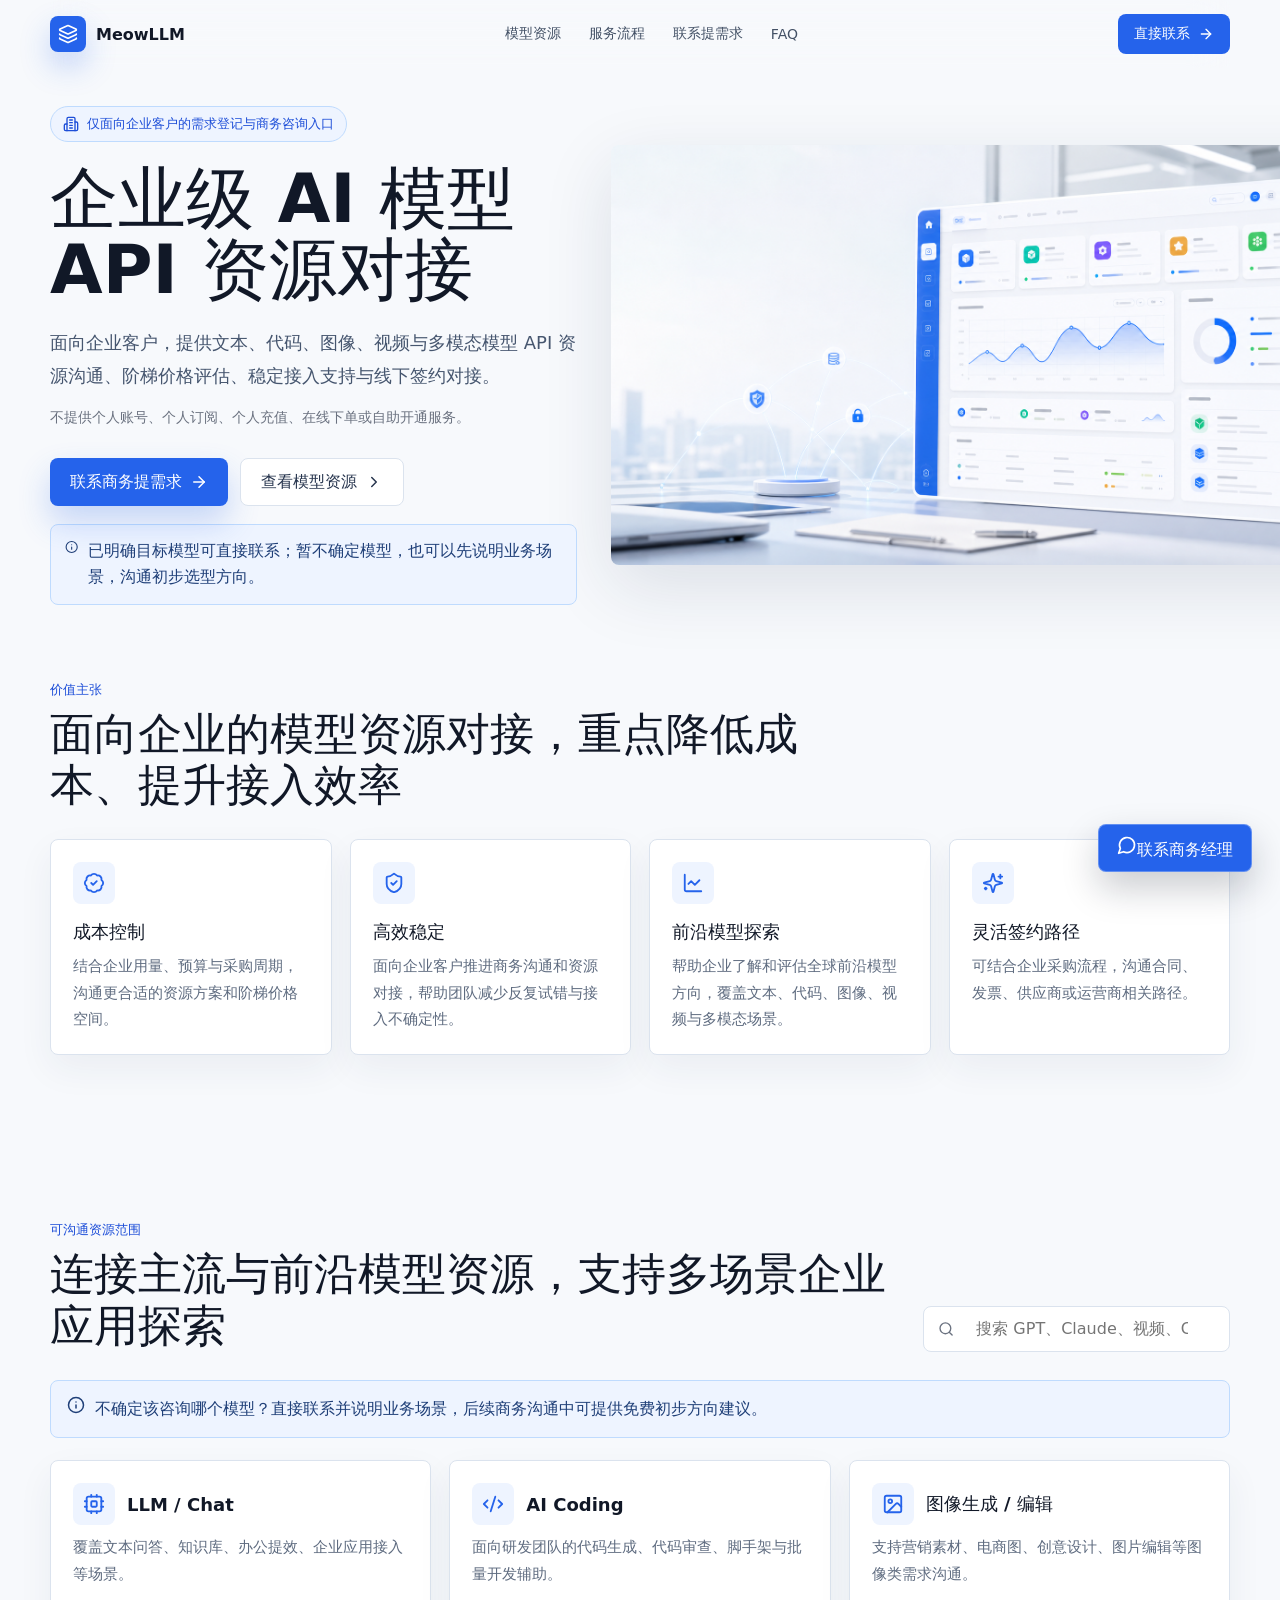
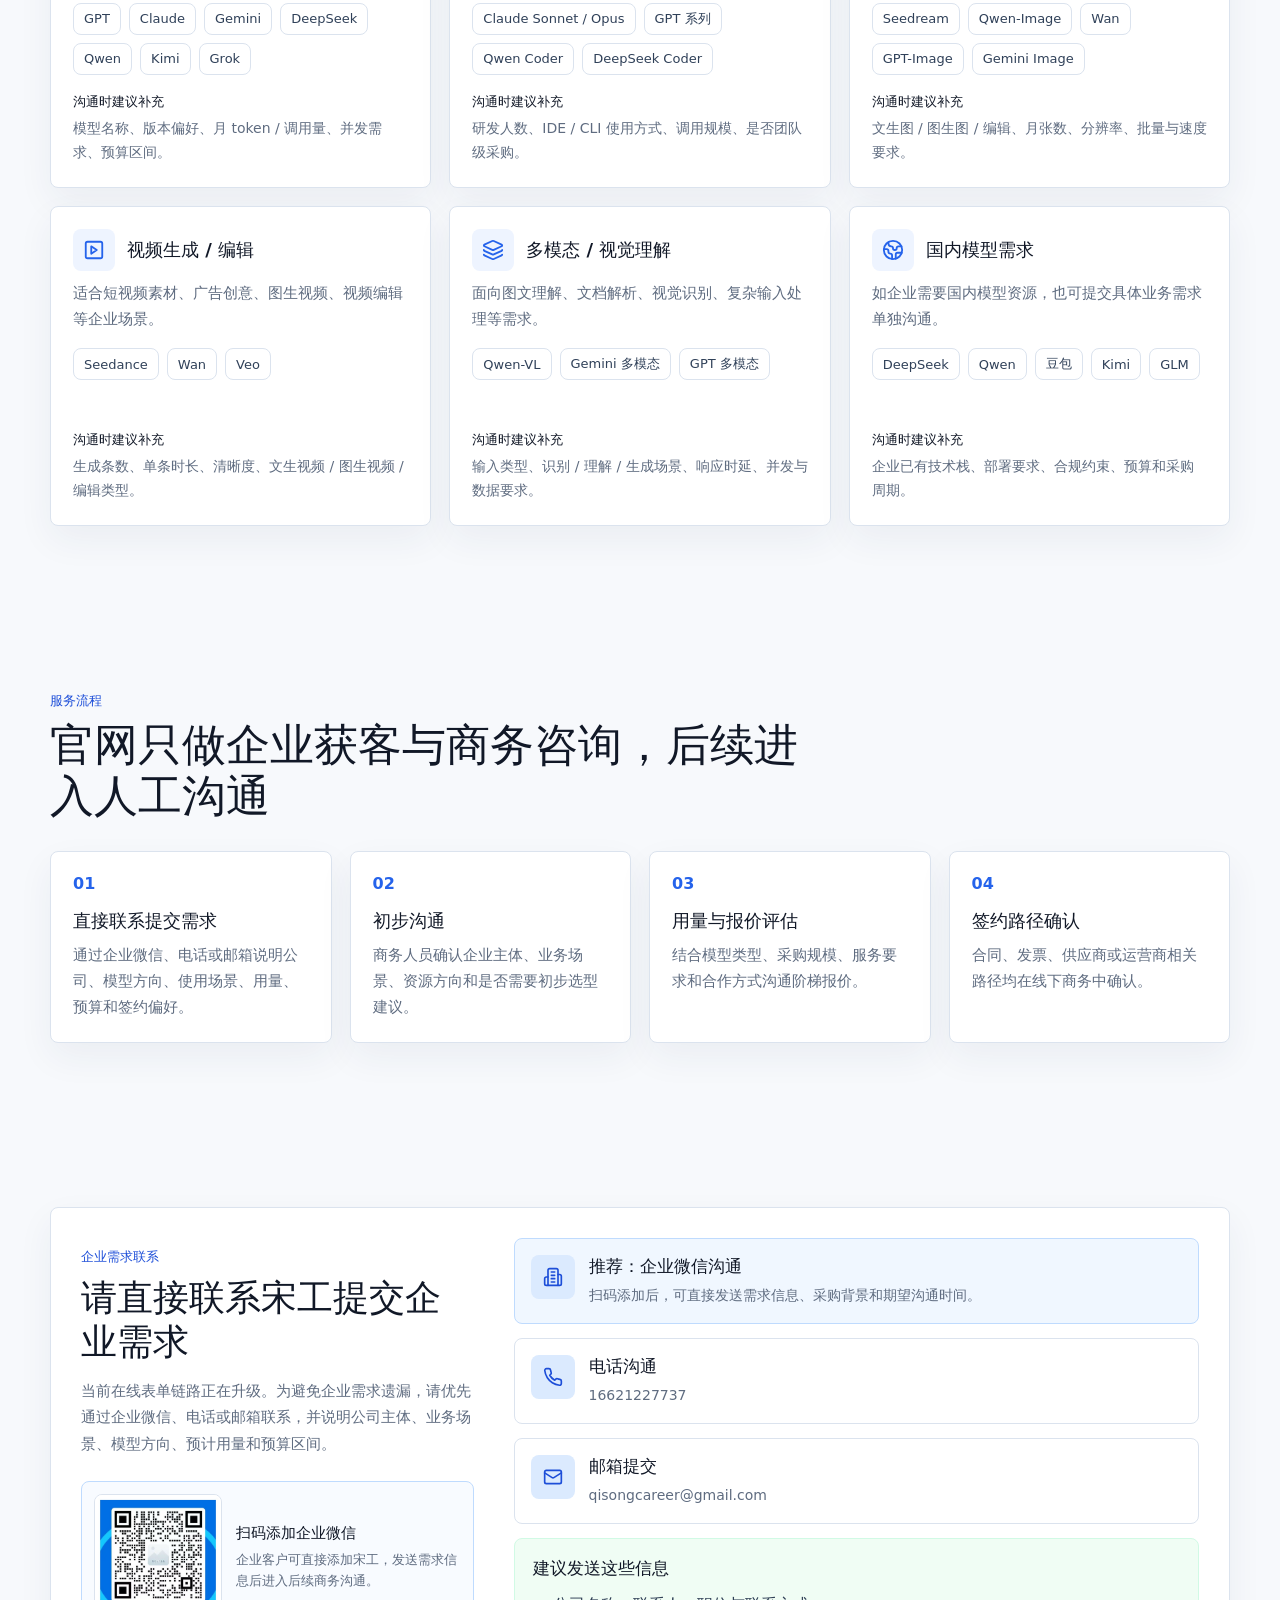
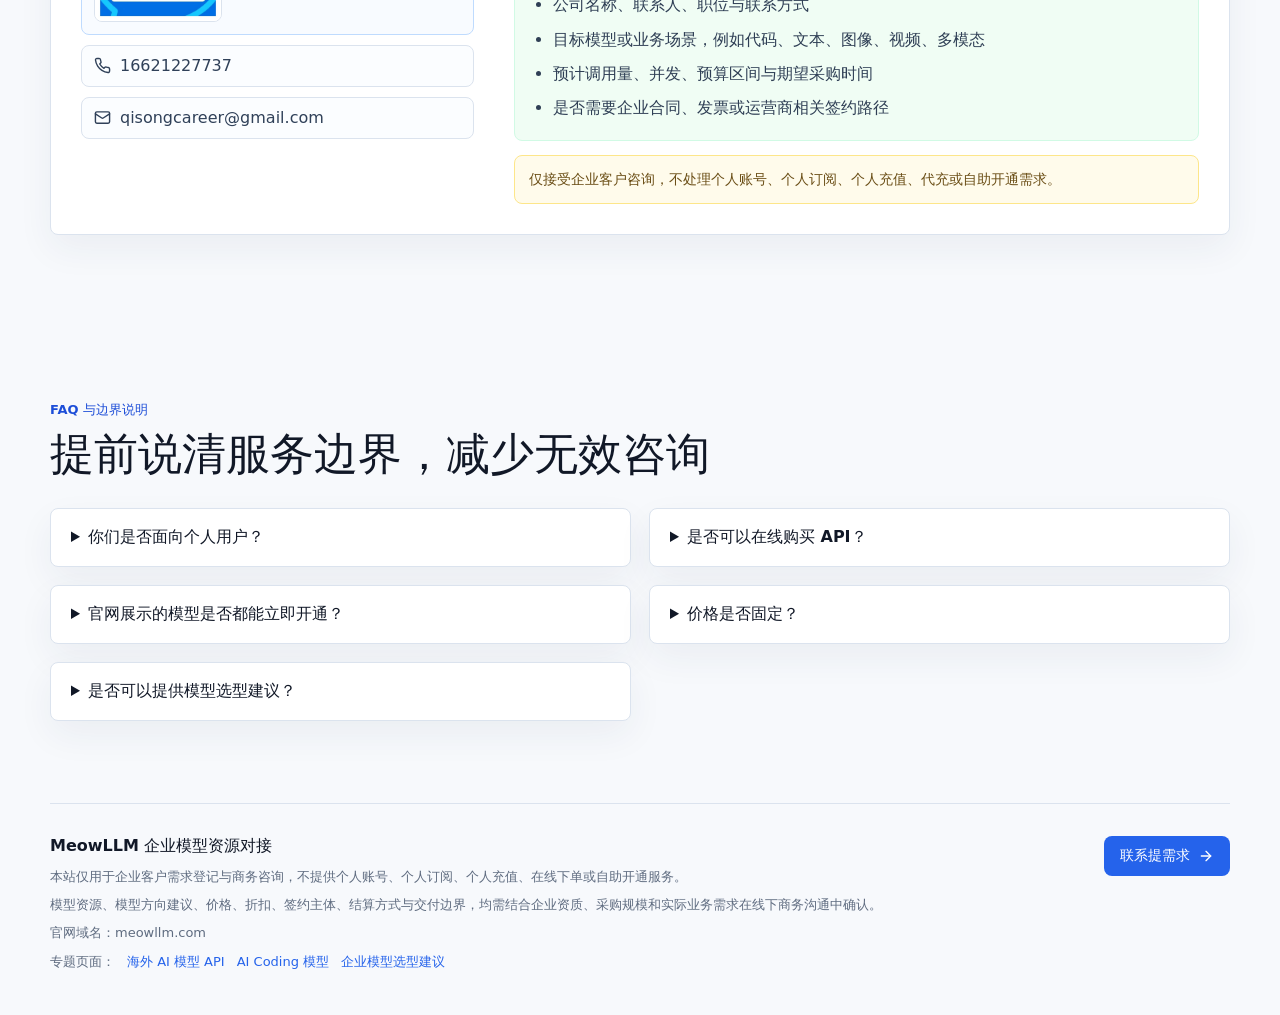
<file: index.html>
<!doctype html>
<html lang="zh-CN">
  <head>
    <meta charset="UTF-8" />
    <meta name="viewport" content="width=device-width, initial-scale=1.0" />
    <meta name="robots" content="index,follow,max-snippet:-1,max-image-preview:large,max-video-preview:-1" />
    <meta name="author" content="MeowLLM" />
    <meta
      name="description"
      content="MeowLLM 面向企业客户提供海外与国内 AI 模型 API 资源咨询、Claude/GPT/Gemini/Qwen/AI Coding 模型采购沟通、阶梯报价评估和线下商务对接。"
    />
    <meta
      name="keywords"
      content="海外AI模型API,企业AI模型API,Claude API企业采购,GPT API企业采购,AI Coding模型,Claude Code企业采购,模型API资源对接,企业模型选型建议"
    />
    <link rel="canonical" href="https://meowllm.com/" />
    <link rel="alternate" type="application/llms+txt" href="https://meowllm.com/llms.txt" />
    <meta property="og:type" content="website" />
    <meta property="og:locale" content="zh_CN" />
    <meta property="og:url" content="https://meowllm.com/" />
    <meta property="og:site_name" content="MeowLLM" />
    <meta property="og:title" content="MeowLLM｜企业 AI 模型 API 采购咨询与资源对接" />
    <meta
      property="og:description"
      content="仅面向企业客户，沟通 Claude、GPT、Gemini、Qwen、AI Coding、图像、视频与多模态模型 API 资源，不提供个人账号或在线充值。"
    />
    <meta name="twitter:card" content="summary_large_image" />
    <script type="application/ld+json">
      {
        "@context": "https://schema.org",
        "@type": "Organization",
        "name": "MeowLLM",
        "url": "https://meowllm.com/",
        "email": "qisongcareer@gmail.com",
        "telephone": "+8616621227737",
        "sameAs": ["https://meowllm.com/"]
      }
    </script>
    <script type="application/ld+json">
      {
        "@context": "https://schema.org",
        "@type": "WebSite",
        "name": "MeowLLM",
        "url": "https://meowllm.com/",
        "inLanguage": "zh-CN",
        "description": "面向企业客户的 AI 模型 API 采购咨询与资源对接入口。"
      }
    </script>
    <script type="application/ld+json">
      {
        "@context": "https://schema.org",
        "@type": "Service",
        "name": "企业 AI 模型 API 资源对接",
        "provider": {
          "@type": "Organization",
          "name": "MeowLLM",
          "url": "https://meowllm.com/"
        },
        "areaServed": "CN",
        "audience": {
          "@type": "BusinessAudience",
          "audienceType": "企业客户"
        },
        "serviceType": "AI 模型 API 采购咨询、资源沟通、模型选型建议、线下商务对接",
        "description": "面向企业客户沟通 Claude、GPT、Gemini、Qwen、DeepSeek、Kimi、Grok、AI Coding、图像、视频与多模态模型 API 资源。"
      }
    </script>
    <script type="application/ld+json">
      {
        "@context": "https://schema.org",
        "@type": "FAQPage",
        "mainEntity": [
          {
            "@type": "Question",
            "name": "MeowLLM 是否面向个人用户？",
            "acceptedAnswer": {
              "@type": "Answer",
              "text": "不面向个人用户。本站仅接受企业客户咨询，不提供个人账号、个人订阅、个人代充或个人充值等服务。"
            }
          },
          {
            "@type": "Question",
            "name": "企业可以咨询哪些 AI 模型 API 资源？",
            "acceptedAnswer": {
              "@type": "Answer",
              "text": "可沟通文本、代码、图像、视频、多模态模型资源，包括 GPT、Claude、Gemini、DeepSeek、Qwen、Kimi、Grok、AI Coding、图像生成与视频生成等方向。"
            }
          },
          {
            "@type": "Question",
            "name": "是否可以提供企业模型选型建议？",
            "acceptedAnswer": {
              "@type": "Answer",
              "text": "可以。企业暂不确定模型方向时，可先说明业务场景、预计用量和预算区间，后续商务沟通中提供初步模型方向建议。"
            }
          }
        ]
      }
    </script>
    <title>MeowLLM｜企业 AI 模型 API 采购咨询与资源对接</title>
    <script type="module" crossorigin src="/assets/index-CeRqt1Ap.js"></script>
    <link rel="stylesheet" crossorigin href="/assets/index-CggRduBl.css">
  </head>
  <body>
    <div id="root">
      <main>
        <h1>MeowLLM 企业 AI 模型 API 采购咨询与资源对接</h1>
        <p>
          MeowLLM 面向企业客户提供 AI 模型 API 资源咨询、模型选型建议、阶梯价格评估和线下商务对接。
          可沟通海外与国内主流模型资源，包括 GPT、Claude、Gemini、DeepSeek、Qwen、Kimi、Grok、AI Coding、图像生成、视频生成和多模态模型。
        </p>
        <section>
          <h2>适合搜索这些需求的企业客户</h2>
          <ul>
            <li>海外 AI 模型 API 企业采购咨询</li>
            <li>Claude API、Claude Code、GPT API、Gemini API 企业接入沟通</li>
            <li>AI Coding 模型团队采购、研发提效、代码生成与代码审查</li>
            <li>图像生成、视频生成、多模态模型 API 企业资源沟通</li>
            <li>暂不确定模型方向，需要结合业务场景做初步模型选型建议</li>
          </ul>
        </section>
        <section>
          <h2>商务边界</h2>
          <p>
            本站仅用于企业客户需求咨询，不提供个人账号、个人订阅、个人充值、代充、在线下单或自助开通服务。
            具体资源、价格、签约主体、发票、结算方式和交付边界，以线下商务沟通确认为准。
          </p>
        </section>
        <section>
          <h2>联系方式</h2>
          <p>电话：16621227737</p>
          <p>邮箱：qisongcareer@gmail.com</p>
          <p><a href="https://meowllm.com/#contact">访问官网并添加企业微信</a></p>
        </section>
      </main>
    </div>
  </body>
</html>
</file>
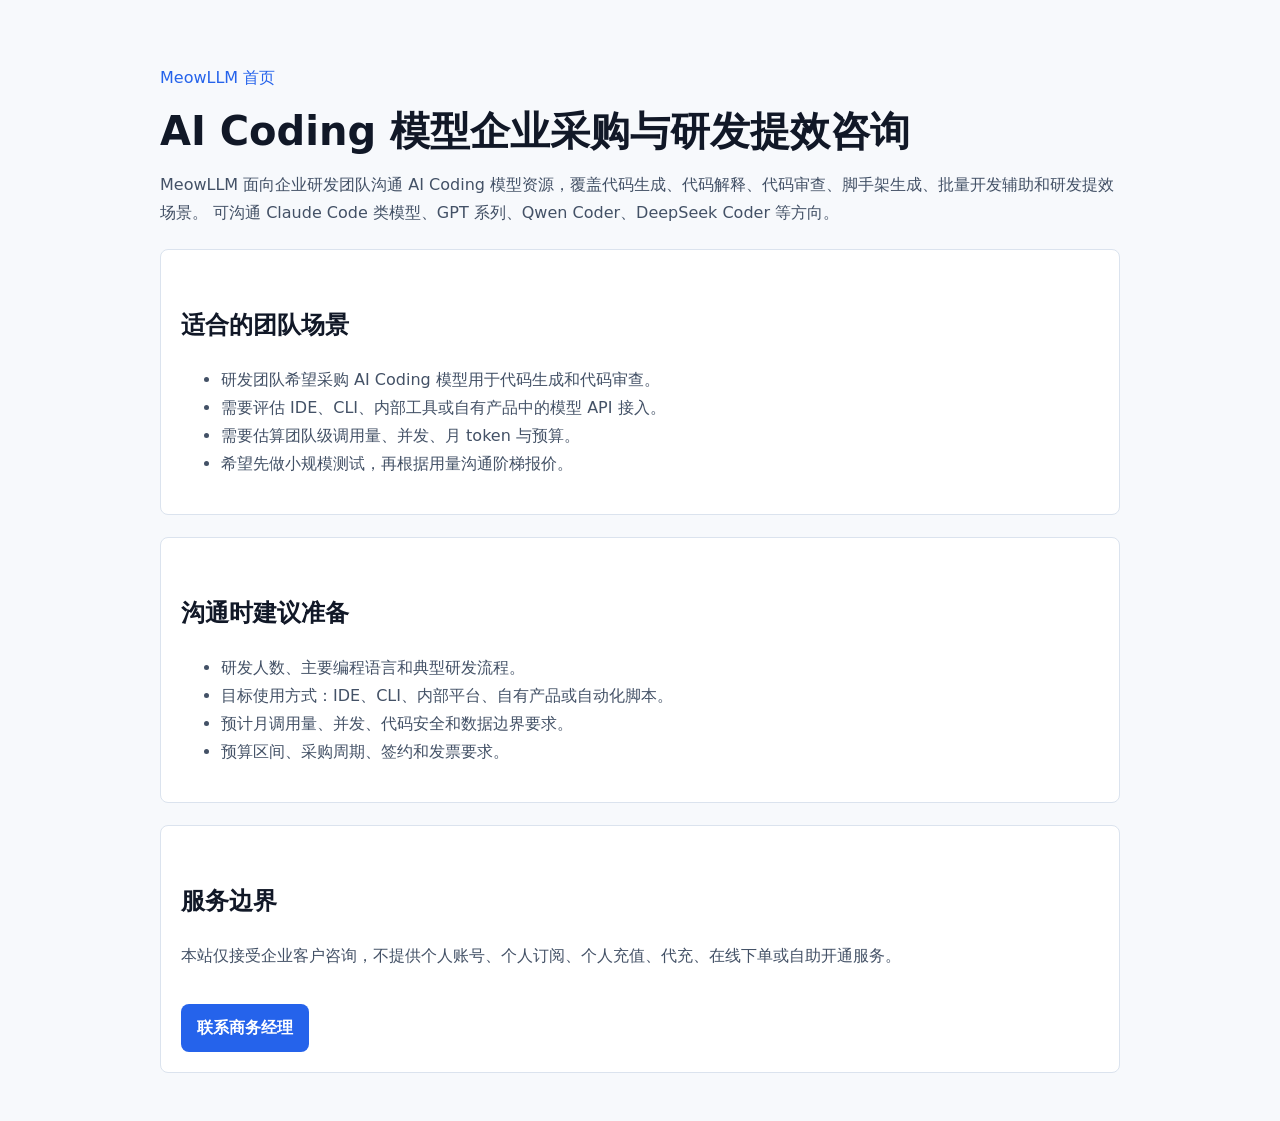
<file: ai-coding-models.html>
<!doctype html>
<html lang="zh-CN">
  <head>
    <meta charset="UTF-8" />
    <meta name="viewport" content="width=device-width, initial-scale=1.0" />
    <meta name="robots" content="index,follow,max-snippet:-1,max-image-preview:large" />
    <meta
      name="description"
      content="面向研发团队的 AI Coding 模型企业采购咨询，沟通 Claude Code 类模型、GPT、Qwen Coder、DeepSeek Coder 等代码生成与研发提效资源。"
    />
    <link rel="canonical" href="https://meowllm.com/ai-coding-models.html" />
    <title>AI Coding 模型企业采购与研发提效咨询｜MeowLLM</title>
    <style>
      body { margin: 0; color: #172033; background: #f7f9fc; font-family: "PingFang SC", "Microsoft YaHei", system-ui, sans-serif; line-height: 1.75; }
      main { width: min(960px, calc(100% - 32px)); margin: 0 auto; padding: 48px 0; }
      a { color: #2563eb; text-decoration: none; }
      h1 { margin: 0; color: #111827; font-size: 40px; line-height: 1.18; }
      h2 { margin-top: 34px; color: #111827; font-size: 24px; }
      p, li { color: #435166; }
      .panel { margin-top: 22px; padding: 20px; border: 1px solid #dbe3ee; border-radius: 8px; background: #fff; }
      .cta { display: inline-flex; margin-top: 18px; padding: 10px 16px; border-radius: 8px; color: #fff; background: #2563eb; font-weight: 700; }
    </style>
  </head>
  <body>
    <main>
      <p><a href="/">MeowLLM 首页</a></p>
      <h1>AI Coding 模型企业采购与研发提效咨询</h1>
      <p>
        MeowLLM 面向企业研发团队沟通 AI Coding 模型资源，覆盖代码生成、代码解释、代码审查、脚手架生成、批量开发辅助和研发提效场景。
        可沟通 Claude Code 类模型、GPT 系列、Qwen Coder、DeepSeek Coder 等方向。
      </p>
      <section class="panel">
        <h2>适合的团队场景</h2>
        <ul>
          <li>研发团队希望采购 AI Coding 模型用于代码生成和代码审查。</li>
          <li>需要评估 IDE、CLI、内部工具或自有产品中的模型 API 接入。</li>
          <li>需要估算团队级调用量、并发、月 token 与预算。</li>
          <li>希望先做小规模测试，再根据用量沟通阶梯报价。</li>
        </ul>
      </section>
      <section class="panel">
        <h2>沟通时建议准备</h2>
        <ul>
          <li>研发人数、主要编程语言和典型研发流程。</li>
          <li>目标使用方式：IDE、CLI、内部平台、自有产品或自动化脚本。</li>
          <li>预计月调用量、并发、代码安全和数据边界要求。</li>
          <li>预算区间、采购周期、签约和发票要求。</li>
        </ul>
      </section>
      <section class="panel">
        <h2>服务边界</h2>
        <p>本站仅接受企业客户咨询，不提供个人账号、个人订阅、个人充值、代充、在线下单或自助开通服务。</p>
        <a class="cta" href="/#contact">联系商务经理</a>
      </section>
    </main>
  </body>
</html>
</file>
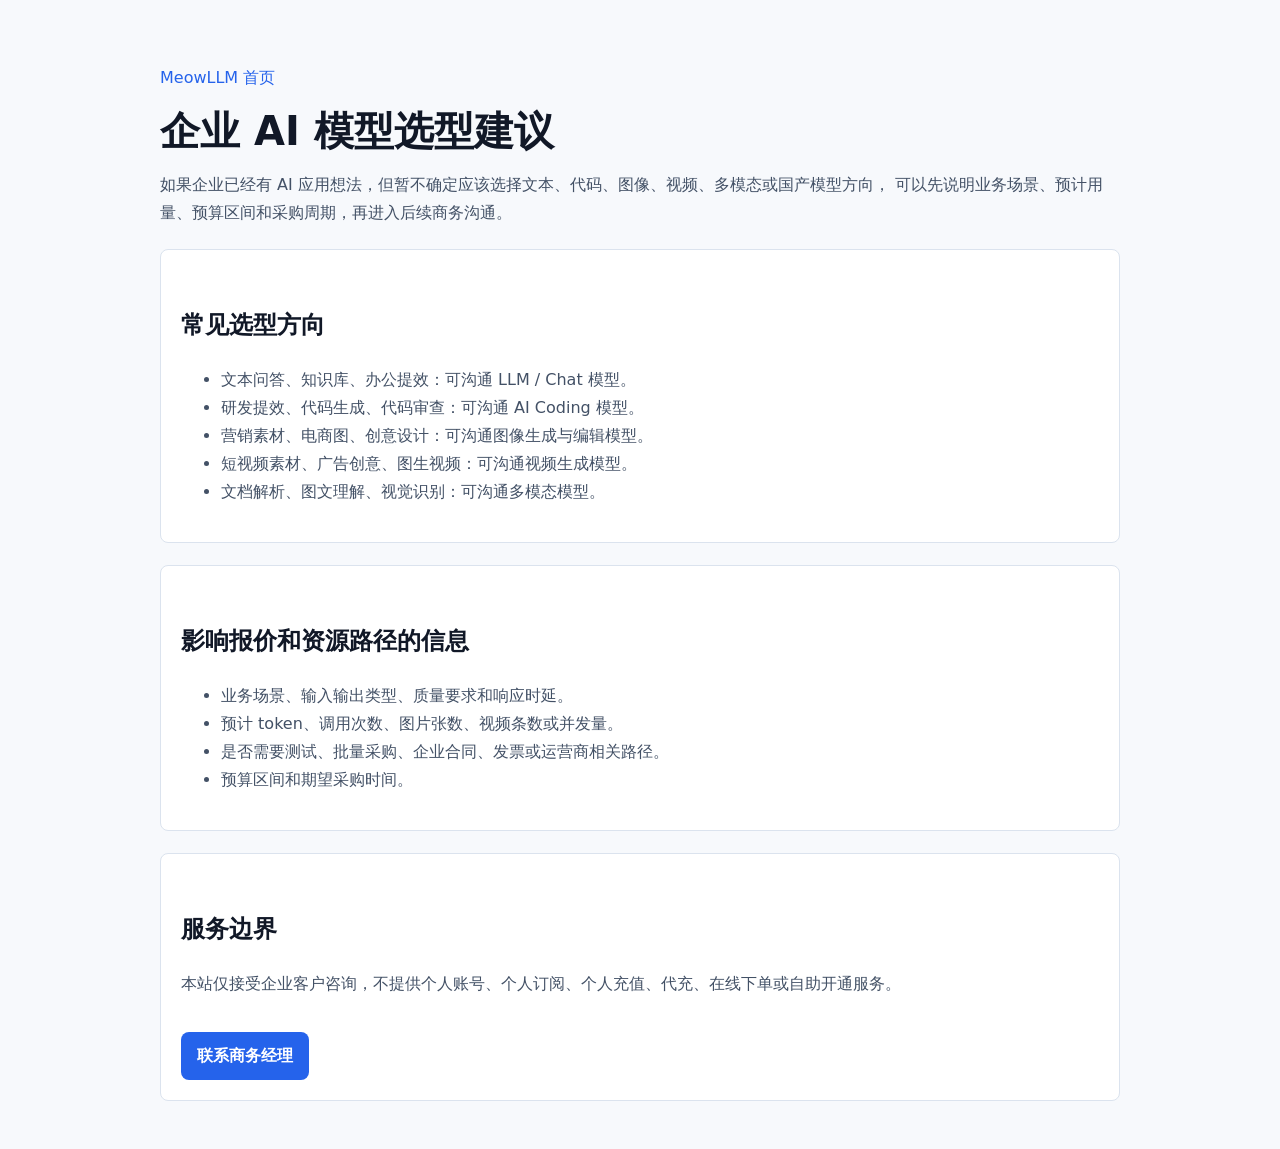
<file: model-selection.html>
<!doctype html>
<html lang="zh-CN">
  <head>
    <meta charset="UTF-8" />
    <meta name="viewport" content="width=device-width, initial-scale=1.0" />
    <meta name="robots" content="index,follow,max-snippet:-1,max-image-preview:large" />
    <meta
      name="description"
      content="企业 AI 模型选型建议页面，帮助企业按业务场景、调用量、预算、并发和签约路径沟通文本、代码、图像、视频和多模态模型方向。"
    />
    <link rel="canonical" href="https://meowllm.com/model-selection.html" />
    <title>企业 AI 模型选型建议｜MeowLLM</title>
    <style>
      body { margin: 0; color: #172033; background: #f7f9fc; font-family: "PingFang SC", "Microsoft YaHei", system-ui, sans-serif; line-height: 1.75; }
      main { width: min(960px, calc(100% - 32px)); margin: 0 auto; padding: 48px 0; }
      a { color: #2563eb; text-decoration: none; }
      h1 { margin: 0; color: #111827; font-size: 40px; line-height: 1.18; }
      h2 { margin-top: 34px; color: #111827; font-size: 24px; }
      p, li { color: #435166; }
      .panel { margin-top: 22px; padding: 20px; border: 1px solid #dbe3ee; border-radius: 8px; background: #fff; }
      .cta { display: inline-flex; margin-top: 18px; padding: 10px 16px; border-radius: 8px; color: #fff; background: #2563eb; font-weight: 700; }
    </style>
  </head>
  <body>
    <main>
      <p><a href="/">MeowLLM 首页</a></p>
      <h1>企业 AI 模型选型建议</h1>
      <p>
        如果企业已经有 AI 应用想法，但暂不确定应该选择文本、代码、图像、视频、多模态或国产模型方向，
        可以先说明业务场景、预计用量、预算区间和采购周期，再进入后续商务沟通。
      </p>
      <section class="panel">
        <h2>常见选型方向</h2>
        <ul>
          <li>文本问答、知识库、办公提效：可沟通 LLM / Chat 模型。</li>
          <li>研发提效、代码生成、代码审查：可沟通 AI Coding 模型。</li>
          <li>营销素材、电商图、创意设计：可沟通图像生成与编辑模型。</li>
          <li>短视频素材、广告创意、图生视频：可沟通视频生成模型。</li>
          <li>文档解析、图文理解、视觉识别：可沟通多模态模型。</li>
        </ul>
      </section>
      <section class="panel">
        <h2>影响报价和资源路径的信息</h2>
        <ul>
          <li>业务场景、输入输出类型、质量要求和响应时延。</li>
          <li>预计 token、调用次数、图片张数、视频条数或并发量。</li>
          <li>是否需要测试、批量采购、企业合同、发票或运营商相关路径。</li>
          <li>预算区间和期望采购时间。</li>
        </ul>
      </section>
      <section class="panel">
        <h2>服务边界</h2>
        <p>本站仅接受企业客户咨询，不提供个人账号、个人订阅、个人充值、代充、在线下单或自助开通服务。</p>
        <a class="cta" href="/#contact">联系商务经理</a>
      </section>
    </main>
  </body>
</html>
</file>
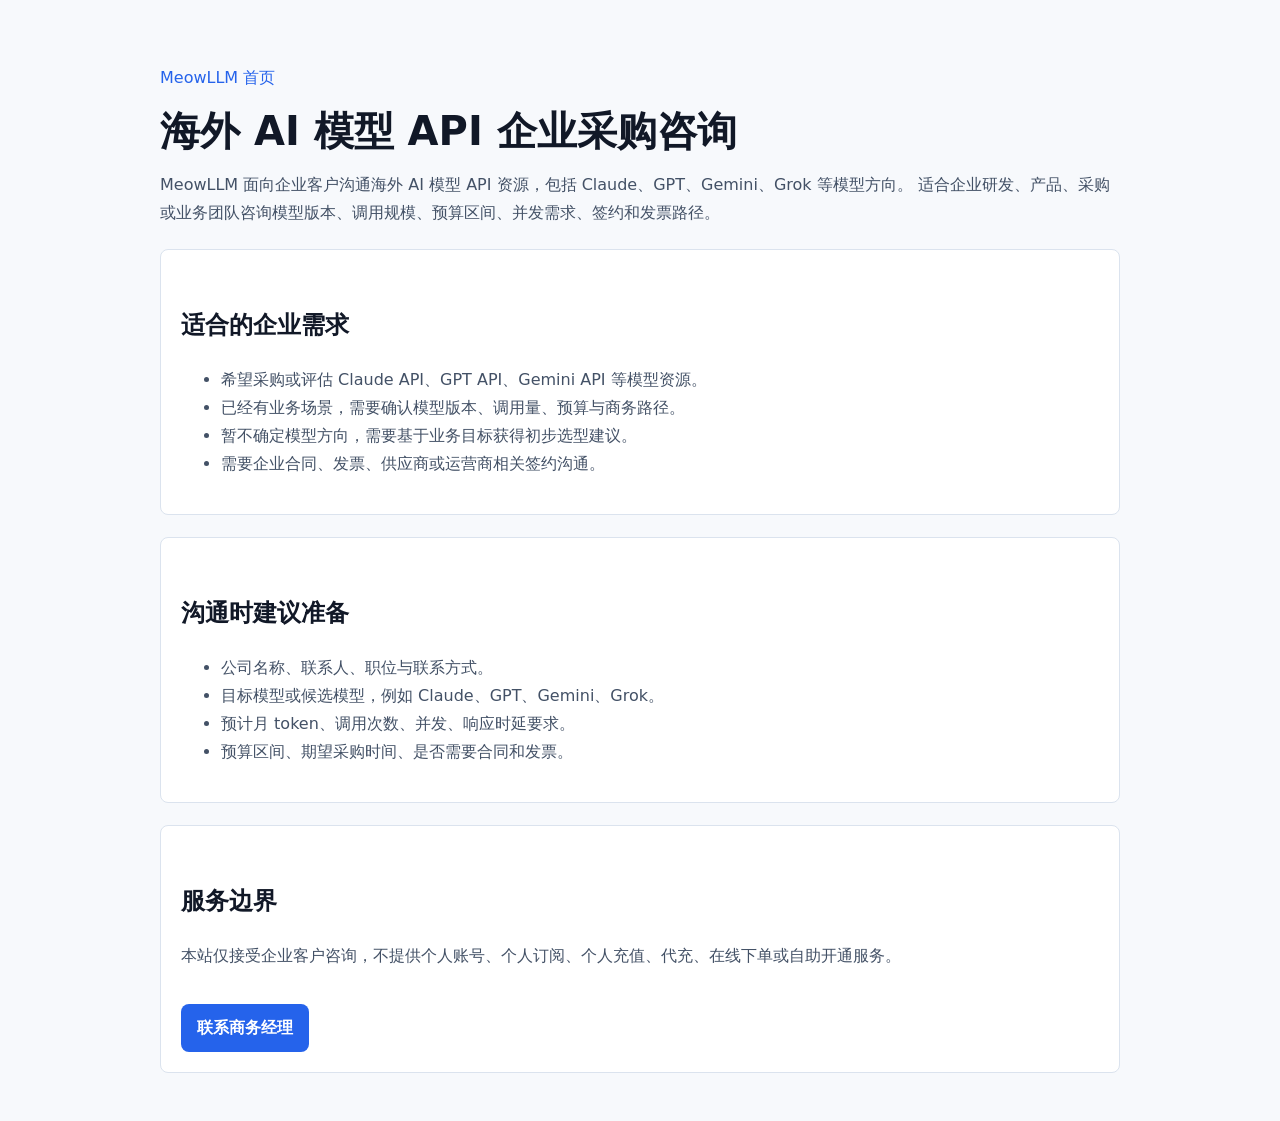
<file: overseas-ai-api.html>
<!doctype html>
<html lang="zh-CN">
  <head>
    <meta charset="UTF-8" />
    <meta name="viewport" content="width=device-width, initial-scale=1.0" />
    <meta name="robots" content="index,follow,max-snippet:-1,max-image-preview:large" />
    <meta
      name="description"
      content="面向企业客户的海外 AI 模型 API 采购咨询页面，沟通 Claude、GPT、Gemini、Grok 等模型 API 资源、用量、预算、签约与线下商务对接。"
    />
    <link rel="canonical" href="https://meowllm.com/overseas-ai-api.html" />
    <title>海外 AI 模型 API 企业采购咨询｜MeowLLM</title>
    <style>
      body { margin: 0; color: #172033; background: #f7f9fc; font-family: "PingFang SC", "Microsoft YaHei", system-ui, sans-serif; line-height: 1.75; }
      main { width: min(960px, calc(100% - 32px)); margin: 0 auto; padding: 48px 0; }
      a { color: #2563eb; text-decoration: none; }
      h1 { margin: 0; color: #111827; font-size: 40px; line-height: 1.18; }
      h2 { margin-top: 34px; color: #111827; font-size: 24px; }
      p, li { color: #435166; }
      .panel { margin-top: 22px; padding: 20px; border: 1px solid #dbe3ee; border-radius: 8px; background: #fff; }
      .cta { display: inline-flex; margin-top: 18px; padding: 10px 16px; border-radius: 8px; color: #fff; background: #2563eb; font-weight: 700; }
    </style>
  </head>
  <body>
    <main>
      <p><a href="/">MeowLLM 首页</a></p>
      <h1>海外 AI 模型 API 企业采购咨询</h1>
      <p>
        MeowLLM 面向企业客户沟通海外 AI 模型 API 资源，包括 Claude、GPT、Gemini、Grok 等模型方向。
        适合企业研发、产品、采购或业务团队咨询模型版本、调用规模、预算区间、并发需求、签约和发票路径。
      </p>
      <section class="panel">
        <h2>适合的企业需求</h2>
        <ul>
          <li>希望采购或评估 Claude API、GPT API、Gemini API 等模型资源。</li>
          <li>已经有业务场景，需要确认模型版本、调用量、预算与商务路径。</li>
          <li>暂不确定模型方向，需要基于业务目标获得初步选型建议。</li>
          <li>需要企业合同、发票、供应商或运营商相关签约沟通。</li>
        </ul>
      </section>
      <section class="panel">
        <h2>沟通时建议准备</h2>
        <ul>
          <li>公司名称、联系人、职位与联系方式。</li>
          <li>目标模型或候选模型，例如 Claude、GPT、Gemini、Grok。</li>
          <li>预计月 token、调用次数、并发、响应时延要求。</li>
          <li>预算区间、期望采购时间、是否需要合同和发票。</li>
        </ul>
      </section>
      <section class="panel">
        <h2>服务边界</h2>
        <p>本站仅接受企业客户咨询，不提供个人账号、个人订阅、个人充值、代充、在线下单或自助开通服务。</p>
        <a class="cta" href="/#contact">联系商务经理</a>
      </section>
    </main>
  </body>
</html>
</file>
<file: assets/index-CggRduBl.css>
:root{color:#172033;background:#f7f9fc;font-family:Inter,PingFang SC,Microsoft YaHei,Noto Sans SC,system-ui,-apple-system,BlinkMacSystemFont,Segoe UI,sans-serif;font-synthesis:none;text-rendering:optimizeLegibility;-webkit-font-smoothing:antialiased;--brand: #2563eb;--brand-strong: #1d4ed8;--ink: #172033;--muted: #5f6c80;--line: #dbe3ee;--panel: #ffffff;--soft-blue: #eef4ff;--soft-green: #ecfdf5;--soft-amber: #fff7ed;--shadow: 0 22px 70px rgba(25, 42, 72, .12)}*{box-sizing:border-box}html{scroll-behavior:smooth}body{margin:0;min-width:320px;min-height:100vh}button,input,select,textarea{font:inherit}button{cursor:pointer}a{color:inherit;text-decoration:none}.app-shell{min-height:100vh;overflow-x:hidden}.site-header{position:sticky;top:0;z-index:20;display:flex;align-items:center;justify-content:space-between;gap:24px;width:min(1180px,calc(100% - 32px));margin:0 auto;padding:14px 0;-webkit-backdrop-filter:blur(18px);backdrop-filter:blur(18px)}.brand,.header-cta,.primary-button,.secondary-button,.footer-button,.submit-button{display:inline-flex;align-items:center;justify-content:center;gap:8px;border:0;white-space:nowrap}.brand{gap:10px;color:#111827;font-weight:700}.brand-mark{display:inline-flex;align-items:center;justify-content:center;width:36px;height:36px;border-radius:8px;color:#fff;background:var(--brand);box-shadow:0 14px 30px #2563eb40}.nav-links{display:flex;align-items:center;gap:28px;color:#435166;font-size:14px}.nav-links a:hover{color:var(--brand)}.header-cta,.footer-button{height:40px;padding:0 16px;border-radius:8px;color:#fff;background:var(--brand);font-size:14px;font-weight:700}.header-cta:hover,.footer-button:hover,.submit-button:hover,.primary-button:hover{background:var(--brand-strong)}.hero-section{display:grid;grid-template-columns:minmax(0,.92fr) minmax(0,1.08fr);gap:34px;align-items:center;width:min(1180px,calc(100% - 32px));margin:0 auto;padding:38px 0 44px}.hero-content{position:relative;z-index:1}.eyebrow,.section-kicker{display:inline-flex;align-items:center;gap:8px;color:var(--brand-strong);font-size:13px;font-weight:700}.eyebrow{padding:8px 12px;border:1px solid #bfdbfe;border-radius:999px;background:var(--soft-blue)}h1,h2,h3,p{margin:0}h1{max-width:620px;margin-top:22px;color:#111827;font-size:clamp(42px,6vw,68px);line-height:1.04;letter-spacing:0}.hero-subtitle{max-width:650px;margin-top:22px;color:#46566f;font-size:18px;line-height:1.8}.hero-boundary{max-width:660px;margin-top:14px;color:#6b7280;font-size:14px;line-height:1.7}.hero-actions{display:flex;flex-wrap:wrap;gap:12px;margin-top:28px}.primary-button,.secondary-button{min-height:48px;padding:0 20px;border-radius:8px;font-weight:700}.primary-button{color:#fff;background:var(--brand);box-shadow:0 16px 32px #2563eb3d}.secondary-button{color:#26344d;background:#fff;border:1px solid var(--line)}.secondary-button:hover{color:var(--brand);border-color:#b9cdf3;background:#f8fbff}.advice-hint{display:flex;align-items:flex-start;gap:10px;width:100%;border:1px solid #bfdbfe;border-radius:8px;color:#1f3f78;background:var(--soft-blue);text-align:left;line-height:1.65;transition:border-color .18s ease-out,background-color .18s ease-out}.advice-hint:hover{border-color:#93c5fd;background:#eaf1ff}.hero-hint{max-width:690px;margin-top:18px;padding:13px 14px}.resources-hint{margin-bottom:22px;padding:15px 16px}.hero-visual{position:relative;min-height:420px}.hero-visual img{position:absolute;inset:0 auto 0 0;width:min(860px,62vw);height:100%;object-fit:cover;object-position:center;border-radius:8px;box-shadow:var(--shadow)}.section{width:min(1180px,calc(100% - 32px));margin:0 auto;padding:82px 0}.value-section{padding-top:30px}.section-heading{max-width:760px;margin-bottom:28px}.section-heading h2{margin-top:10px;color:#111827;font-size:clamp(28px,3.4vw,44px);line-height:1.18;letter-spacing:0}.split-heading{display:flex;max-width:none;align-items:end;justify-content:space-between;gap:24px}.value-grid,.resource-grid,.process-grid,.faq-grid{display:grid;gap:18px}.value-grid{grid-template-columns:repeat(4,minmax(0,1fr))}.value-card,.resource-card,.process-card,.faq-item,.form-panel{border:1px solid var(--line);border-radius:8px;background:var(--panel);box-shadow:0 14px 36px #21304e0f}.value-card{padding:22px}.card-icon,.resource-icon{display:inline-flex;align-items:center;justify-content:center;width:42px;height:42px;border-radius:8px;color:var(--brand);background:var(--soft-blue)}.value-card h3,.resource-card h3,.process-card h3{margin-top:16px;color:#111827;font-size:18px}.value-card p,.resource-card p,.process-card p,.faq-item p,.form-intro p{color:var(--muted);font-size:15px;line-height:1.75}.value-card p,.resource-card p,.process-card p{margin-top:9px}.search-box{display:flex;align-items:center;gap:10px;width:min(360px,100%);height:46px;padding:0 14px;border:1px solid var(--line);border-radius:8px;color:#6b7280;background:#fff}.search-box input{width:100%;border:0;outline:0;color:#172033;background:transparent}.resource-grid{grid-template-columns:repeat(3,minmax(0,1fr))}.resource-card{display:flex;min-height:320px;flex-direction:column;padding:22px}.resource-card-header{display:flex;align-items:center;gap:12px}.resource-card-header h3{margin-top:0}.model-tags,.tag-group{display:flex;flex-wrap:wrap;gap:8px}.model-tags{margin-top:16px}.mini-tag,.tag-button{border:1px solid var(--line);border-radius:8px;color:#304159;background:#fff;transition:border-color .12s ease-out,background-color .12s ease-out,color .12s ease-out}.mini-tag{min-height:32px;padding:0 10px;font-size:13px}.mini-tag:hover,.tag-button:hover{color:var(--brand);border-color:#bfdbfe;background:var(--soft-blue)}.resource-focus{margin-top:auto;padding-top:18px}.resource-focus span{display:block;color:#111827;font-size:13px;font-weight:700}.resource-focus p{margin-top:5px;font-size:14px}.empty-search{display:flex;align-items:center;justify-content:space-between;gap:18px;padding:24px;border:1px dashed #bfdbfe;border-radius:8px;background:var(--soft-blue)}.empty-search p{color:#244167;line-height:1.7}.process-grid{grid-template-columns:repeat(4,minmax(0,1fr))}.process-card{padding:22px}.process-card span{color:var(--brand);font-weight:800}.form-panel{display:grid;grid-template-columns:minmax(280px,.74fr) minmax(0,1.26fr);gap:30px;padding:30px}.form-intro{padding:8px 10px 8px 0}.form-intro h2{margin-top:10px;color:#111827;font-size:36px;line-height:1.22;letter-spacing:0}.form-intro p{margin-top:14px}.contact-strip{display:grid;gap:10px;margin-top:24px}.contact-strip a,.contact-strip span{display:flex;align-items:center;gap:9px;min-height:42px;padding:0 12px;border:1px solid var(--line);border-radius:8px;color:#304159;background:#fbfdff}.wechat-card{display:grid;grid-template-columns:128px minmax(0,1fr);gap:14px;align-items:center;padding:12px;border:1px solid #bfdbfe;border-radius:8px;background:#f8fbff}.wechat-card img{width:128px;aspect-ratio:1;border:1px solid var(--line);border-radius:8px;object-fit:contain;object-position:center;background:#fff}.wechat-card strong{display:block;color:#111827;font-size:15px}.wechat-card p{margin-top:6px;color:var(--muted);font-size:13px;line-height:1.65}.direct-contact-panel{display:grid;gap:14px;align-content:start}.direct-contact-card{display:grid;grid-template-columns:44px minmax(0,1fr);gap:14px;align-items:start;min-height:82px;padding:16px;border:1px solid var(--line);border-radius:8px;color:#233047;background:#fff}.direct-contact-card:hover{border-color:#93c5fd;background:#f8fbff}.primary-contact-card{border-color:#bfdbfe;background:#f0f7ff}.direct-contact-icon{display:inline-flex;align-items:center;justify-content:center;width:44px;height:44px;border-radius:8px;color:var(--brand-strong);background:#dbeafe}.direct-contact-card h3,.request-template h3{margin:0;color:#111827;font-size:17px;line-height:1.35}.direct-contact-card p{margin-top:6px;color:var(--muted);font-size:14px;line-height:1.65;word-break:break-word}.request-template{padding:18px;border:1px solid #d1fae5;border-radius:8px;background:#f0fdf4}.request-template ul{display:grid;gap:8px;margin:12px 0 0;padding-left:20px;color:#2f3f55;line-height:1.65}.contact-notice{margin:0;padding:12px 14px;border:1px solid #fde68a;border-radius:8px;color:#6b4e16;background:#fffbeb;font-size:14px;line-height:1.65}.lead-form{display:grid;gap:18px}.form-grid{display:grid;grid-template-columns:repeat(2,minmax(0,1fr));gap:16px}.field{display:grid;gap:8px}.field-label{color:#27344a;font-size:14px;font-weight:700}.field-label em{margin-left:4px;color:#dc2626;font-style:normal}input,select,textarea{width:100%;border:1px solid var(--line);border-radius:8px;color:#172033;background:#fff;outline:0}input,select{height:44px;padding:0 12px}textarea{min-height:96px;resize:vertical;padding:12px;line-height:1.65}input:focus,select:focus,textarea:focus{border-color:#93c5fd;box-shadow:0 0 0 3px #2563eb1a}.tag-button{display:inline-flex;align-items:center;justify-content:center;gap:5px;min-height:36px;padding:0 11px;font-size:14px}.tag-button.selected{color:var(--brand-strong);border-color:var(--brand);background:var(--soft-blue)}.wide-tag{flex-basis:100%}.inline-note{display:flex;align-items:flex-start;gap:8px;padding:10px 12px;border:1px solid #bfdbfe;border-radius:8px;color:#1f3f78;background:var(--soft-blue);font-size:14px;line-height:1.65}.stacked-input{margin-top:2px}.form-error{color:#b42318;font-size:13px;line-height:1.5}.top-error{padding:10px 12px;border:1px solid #fecaca;border-radius:8px;background:#fff1f2}.success-box{display:flex;align-items:flex-start;gap:10px;padding:12px 14px;border:1px solid #bbf7d0;border-radius:8px;color:#14532d;background:var(--soft-green)}.success-box p{margin-top:3px;color:#166534;font-size:14px;line-height:1.6}.checkbox-row{display:flex;align-items:flex-start;gap:10px;color:#435166;font-size:14px;line-height:1.65}.checkbox-row input{width:18px;height:18px;margin-top:2px;flex:0 0 18px}.checkbox-row.has-error{color:#b42318}.submit-button{min-height:50px;border-radius:8px;color:#fff;background:var(--brand);font-weight:800}.submit-button:disabled{cursor:not-allowed;opacity:.7}.prefill-highlight{animation:highlight-field .6s ease-out}.faq-grid{grid-template-columns:repeat(2,minmax(0,1fr))}.faq-item{padding:18px 20px}.faq-item summary{cursor:pointer;color:#111827;font-weight:800}.faq-item p{margin-top:12px}.site-footer{display:flex;justify-content:space-between;gap:24px;width:min(1180px,calc(100% - 32px));margin:0 auto;padding:32px 0 42px;border-top:1px solid var(--line)}.site-footer strong{display:block;color:#111827;margin-bottom:9px}.site-footer p{max-width:890px;color:var(--muted);font-size:13px;line-height:1.7}.site-footer p+p{margin-top:6px}.footer-links{display:flex;flex-wrap:wrap;gap:8px 12px}.footer-links a{color:var(--brand)}.footer-links a:hover{color:var(--brand-strong)}.floating-contact-button{position:fixed;right:28px;bottom:28px;z-index:40;min-height:48px;padding:0 18px;border:1px solid rgba(255,255,255,.28);border-radius:8px;color:#fff;background:var(--brand);box-shadow:0 16px 36px #0f172a38;font-weight:800}.floating-contact-button:hover{background:var(--brand-strong);transform:translateY(-1px)}@keyframes highlight-field{0%{border-radius:8px;background:#dbeafe;box-shadow:0 0 0 8px #2563eb1f}to{background:transparent;box-shadow:none}}@media(prefers-reduced-motion:reduce){*,*:before,*:after{scroll-behavior:auto!important;animation:none!important;transition:none!important}}@media(max-width:980px){.site-header{flex-wrap:wrap}.nav-links{order:3;width:100%;justify-content:space-between;gap:14px;overflow-x:auto}.hero-section{grid-template-columns:1fr;min-height:auto;padding-top:32px}.hero-visual{min-height:360px}.hero-visual img{width:100%}.value-grid,.resource-grid,.process-grid,.faq-grid{grid-template-columns:repeat(2,minmax(0,1fr))}.form-panel{grid-template-columns:1fr}.form-intro{padding-right:0}}@media(max-width:680px){.site-header{width:min(100% - 24px,1180px);padding:12px 0}.nav-links{display:none}.brand span:last-child{max-width:150px;overflow:hidden;text-overflow:ellipsis;white-space:nowrap}.header-cta{height:38px;padding:0 12px}.hero-section,.section,.site-footer{width:min(100% - 24px,1180px)}.hero-section{position:relative;display:block;padding-top:18px;padding-bottom:28px}h1{margin-top:18px;font-size:34px}.hero-subtitle{margin-top:16px;font-size:16px}.hero-boundary{margin-top:10px}.hero-actions,.primary-button,.secondary-button{width:100%}.hero-actions{margin-top:18px}.hero-hint{margin-top:12px}.advice-hint{align-items:flex-start}.hero-visual{position:absolute;top:70px;right:-124px;z-index:0;width:330px;min-height:220px;opacity:.2;pointer-events:none}.section{padding:58px 0}.value-section{padding-top:24px}.split-heading{align-items:stretch;flex-direction:column}.value-grid,.resource-grid,.process-grid,.faq-grid,.form-grid{grid-template-columns:1fr}.form-panel{padding:20px}.form-intro h2{font-size:30px}.wechat-card{grid-template-columns:112px minmax(0,1fr)}.wechat-card img{width:112px}.empty-search,.site-footer{flex-direction:column;align-items:stretch}.footer-button{width:100%}.floating-contact-button{display:none}}
</file>
